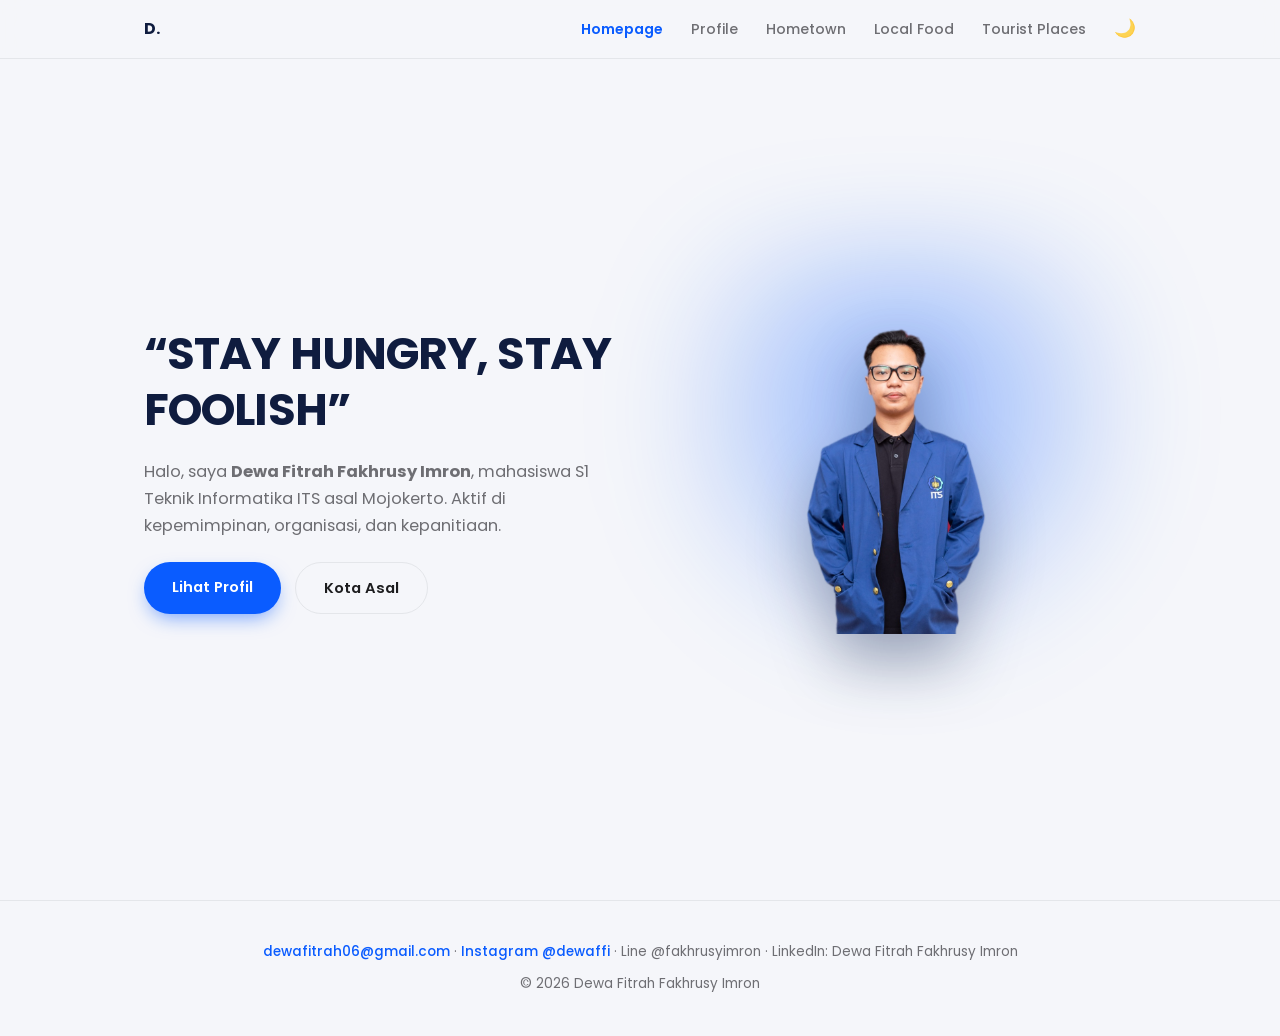
<file: index.html>
<!DOCTYPE html>
<html lang="id">
<head>
<meta charset="UTF-8">
<meta name="viewport" content="width=device-width, initial-scale=1">
<title>Homepage | Dewa Fitrah Fakhrusy Imron</title>
<link href="https://fonts.googleapis.com/css2?family=Poppins:wght@400;600;700;800&display=swap" rel="stylesheet">
<link rel="stylesheet" href="assets/style.css">
</head>
<body>
<nav>
  <div class="nav">
    <div class="logo">D.</div>
    <button id="menu">☰</button>
    <ul class="links" id="links">
      <li><a href="./" class="active">Homepage</a></li>
      <li><a href="profile/" class="">Profile</a></li>
      <li><a href="hometown/" class="">Hometown</a></li>
      <li><a href="food/" class="">Local Food</a></li>
      <li><a href="tourist/" class="">Tourist Places</a></li>
      <li><button id="theme">🌙</button></li>
    </ul>
  </div>
</nav>

<section id="home">
  <div class="hero-text">
    <div class="motto">“STAY HUNGRY, STAY FOOLISH”</div>
    <p>Halo, saya <b>Dewa Fitrah Fakhrusy Imron</b>, mahasiswa S1 Teknik Informatika ITS asal Mojokerto. Aktif di kepemimpinan, organisasi, dan kepanitiaan.</p>
    <div class="btns">
      <a class="btn" href="profile/">Lihat Profil</a>
      <a class="btn alt" href="hometown/">Kota Asal</a>
    </div>
  </div>
  <div class="photo">
    <div class="photo-frame">
      <img id="foto-utama" alt="Foto Dewa" src="assets/img/foto-diri.png">
    </div>
  </div>
</section>

<footer>
  <p class="contact">
    <a href="mailto:dewafitrah06@gmail.com">dewafitrah06@gmail.com</a> ·
    <a href="https://instagram.com/dewaffi" target="_blank">Instagram @dewaffi</a> ·
    <span>Line @fakhrusyimron</span> ·
    <span>LinkedIn: Dewa Fitrah Fakhrusy Imron</span> <!-- TODO: ganti dengan link profil LinkedIn -->
  </p>
  © 2026 Dewa Fitrah Fakhrusy Imron
</footer>
<script src="assets/script.js"></script>
</body>
</html>
</file>
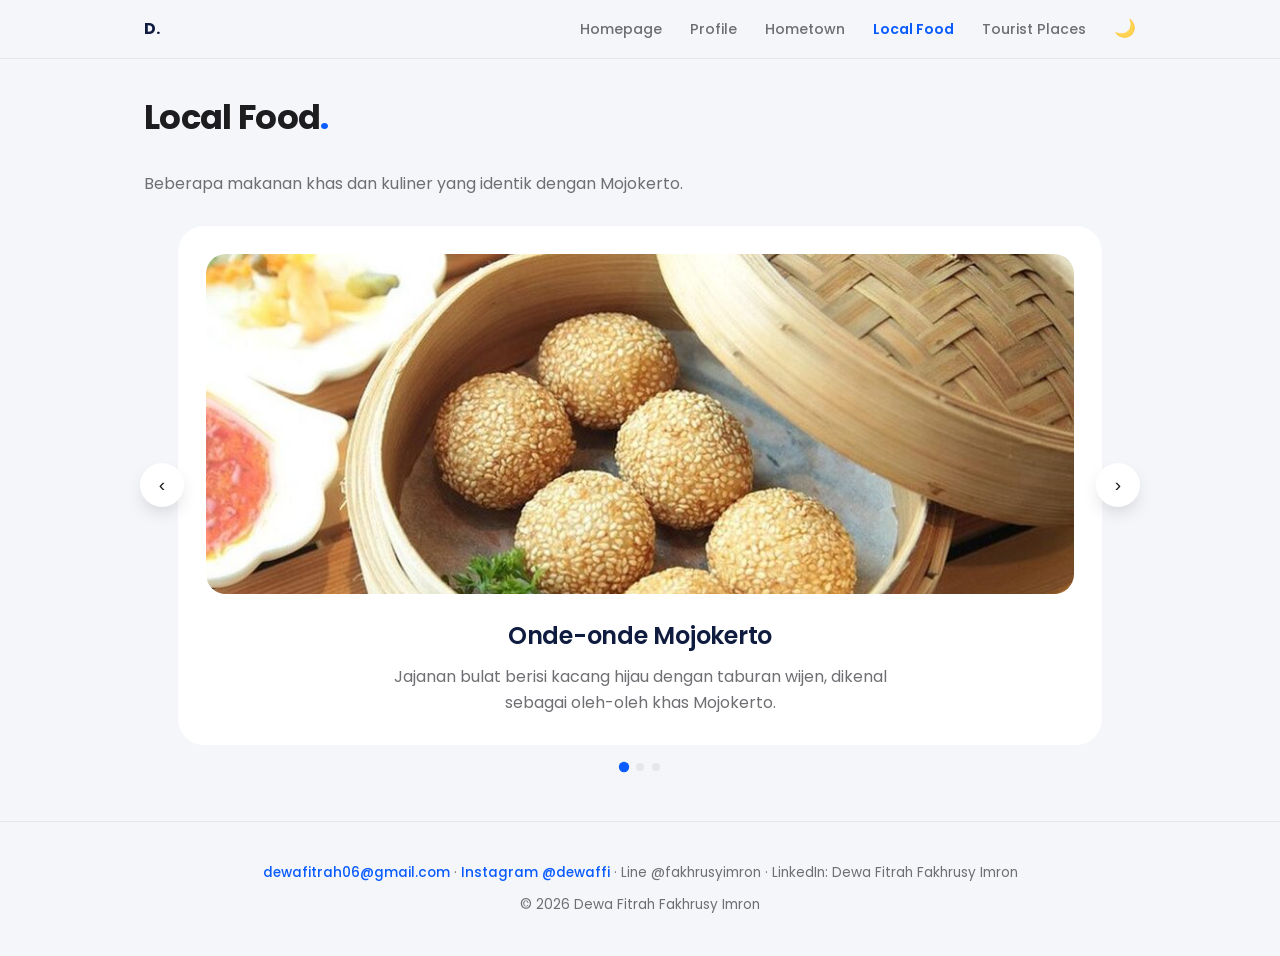
<file: food/index.html>
<!DOCTYPE html>
<html lang="id">
<head>
<meta charset="UTF-8">
<meta name="viewport" content="width=device-width, initial-scale=1">
<title>Local Food | Dewa Fitrah Fakhrusy Imron</title>
<link href="https://fonts.googleapis.com/css2?family=Poppins:wght@400;600;700;800&display=swap" rel="stylesheet">
<link rel="stylesheet" href="../assets/style.css">
</head>
<body>
<nav>
  <div class="nav">
    <div class="logo">D.</div>
    <button id="menu">☰</button>
    <ul class="links" id="links">
      <li><a href="../" class="">Homepage</a></li>
      <li><a href="../profile/" class="">Profile</a></li>
      <li><a href="../hometown/" class="">Hometown</a></li>
      <li><a href="../food/" class="active">Local Food</a></li>
      <li><a href="../tourist/" class="">Tourist Places</a></li>
      <li><button id="theme">🌙</button></li>
    </ul>
  </div>
</nav>

<section id="food">
  <h2>Local Food</h2>
  <p class="intro">Beberapa makanan khas dan kuliner yang identik dengan Mojokerto.</p>
  <div class="carousel">
    <button class="carousel-btn prev" aria-label="Sebelumnya">‹</button>
    <div class="carousel-track">
    <div class="card">
      <img src="../assets/img/onde-onde.jpg" alt="Onde-onde Mojokerto">
      <h3>Onde-onde Mojokerto</h3><p>Jajanan bulat berisi kacang hijau dengan taburan wijen, dikenal sebagai oleh-oleh khas Mojokerto.</p>
    </div>
    <div class="card">
      <img src="../assets/img/sambel-wader.jpg" alt="Sambel Wader">
      <h3>Sambel Wader</h3><p>Sambal khas dengan ikan wader goreng renyah, lauk populer di warung-warung Mojokerto.</p>
    </div>
    <div class="card">
      <img src="../assets/img/bubur-sruntul.jpg" alt="Bubur Sruntul">
      <h3>Bubur Sruntul</h3><p>Bubur manis berbahan tepung beras dengan bulatan kenyal, disiram kuah gula merah dan santan.</p>
    </div>
    </div>
    <button class="carousel-btn next" aria-label="Berikutnya">›</button>
  </div>
</section>

<footer>
  <p class="contact">
    <a href="mailto:dewafitrah06@gmail.com">dewafitrah06@gmail.com</a> ·
    <a href="https://instagram.com/dewaffi" target="_blank">Instagram @dewaffi</a> ·
    <span>Line @fakhrusyimron</span> ·
    <span>LinkedIn: Dewa Fitrah Fakhrusy Imron</span> <!-- TODO: ganti dengan link profil LinkedIn -->
  </p>
  © 2026 Dewa Fitrah Fakhrusy Imron
</footer>
<script src="../assets/script.js"></script>
</body>
</html>
</file>
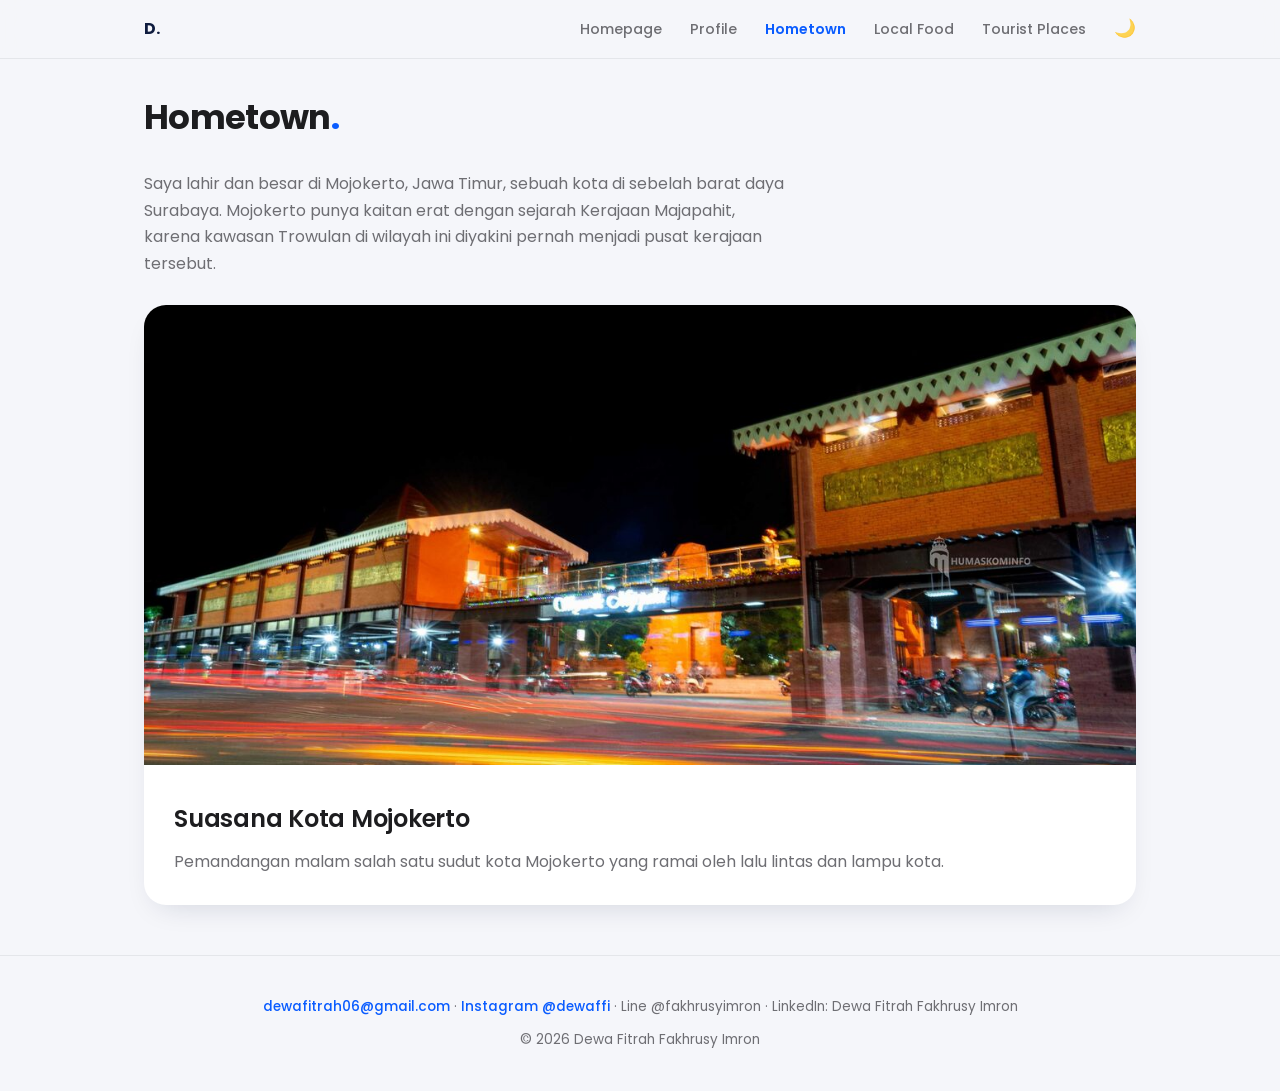
<file: hometown/index.html>
<!DOCTYPE html>
<html lang="id">
<head>
<meta charset="UTF-8">
<meta name="viewport" content="width=device-width, initial-scale=1">
<title>Hometown | Dewa Fitrah Fakhrusy Imron</title>
<link href="https://fonts.googleapis.com/css2?family=Poppins:wght@400;600;700;800&display=swap" rel="stylesheet">
<link rel="stylesheet" href="../assets/style.css">
</head>
<body>
<nav>
  <div class="nav">
    <div class="logo">D.</div>
    <button id="menu">☰</button>
    <ul class="links" id="links">
      <li><a href="../" class="">Homepage</a></li>
      <li><a href="../profile/" class="">Profile</a></li>
      <li><a href="../hometown/" class="active">Hometown</a></li>
      <li><a href="../food/" class="">Local Food</a></li>
      <li><a href="../tourist/" class="">Tourist Places</a></li>
      <li><button id="theme">🌙</button></li>
    </ul>
  </div>
</nav>

<section id="hometown">
  <h2>Hometown</h2>
  <p class="intro">Saya lahir dan besar di Mojokerto, Jawa Timur, sebuah kota di sebelah barat daya Surabaya. Mojokerto punya kaitan erat dengan sejarah Kerajaan Majapahit, karena kawasan Trowulan di wilayah ini diyakini pernah menjadi pusat kerajaan tersebut.</p>
  <div class="grid">
    <div class="card">
      <img src="../assets/img/foto-hometown.jpg" alt="Mojokerto">
      <h3>Suasana Kota Mojokerto</h3><p>Pemandangan malam salah satu sudut kota Mojokerto yang ramai oleh lalu lintas dan lampu kota.</p>
    </div>
  </div>
</section>

<footer>
  <p class="contact">
    <a href="mailto:dewafitrah06@gmail.com">dewafitrah06@gmail.com</a> ·
    <a href="https://instagram.com/dewaffi" target="_blank">Instagram @dewaffi</a> ·
    <span>Line @fakhrusyimron</span> ·
    <span>LinkedIn: Dewa Fitrah Fakhrusy Imron</span> <!-- TODO: ganti dengan link profil LinkedIn -->
  </p>
  © 2026 Dewa Fitrah Fakhrusy Imron
</footer>
<script src="../assets/script.js"></script>
</body>
</html>
</file>
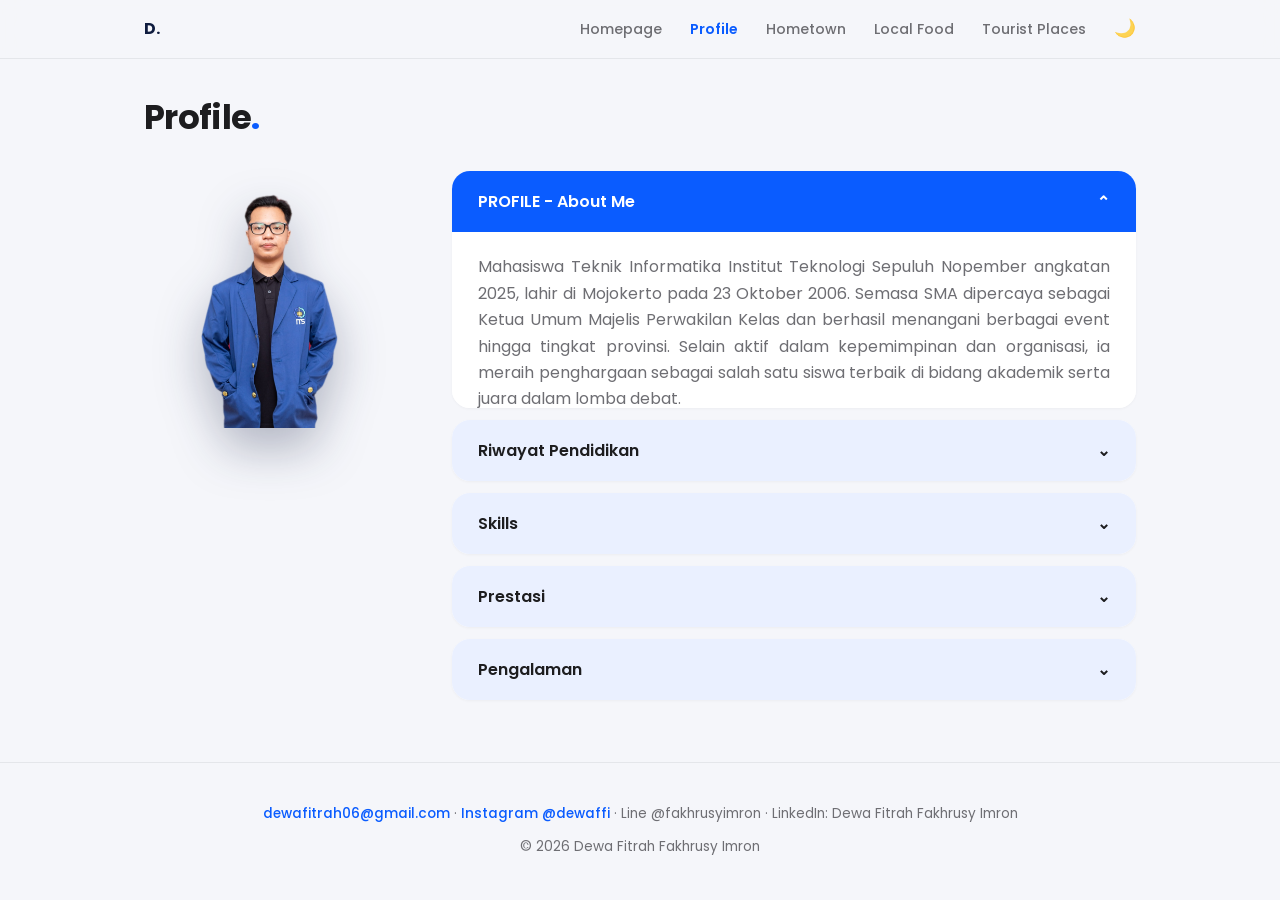
<file: profile/index.html>
<!DOCTYPE html>
<html lang="id">
<head>
<meta charset="UTF-8">
<meta name="viewport" content="width=device-width, initial-scale=1">
<title>Profile | Dewa Fitrah Fakhrusy Imron</title>
<link href="https://fonts.googleapis.com/css2?family=Poppins:wght@400;600;700;800&display=swap" rel="stylesheet">
<link rel="stylesheet" href="../assets/style.css">
</head>
<body>
<nav>
  <div class="nav">
    <div class="logo">D.</div>
    <button id="menu">☰</button>
    <ul class="links" id="links">
      <li><a href="../" class="">Homepage</a></li>
      <li><a href="../profile/" class="active">Profile</a></li>
      <li><a href="../hometown/" class="">Hometown</a></li>
      <li><a href="../food/" class="">Local Food</a></li>
      <li><a href="../tourist/" class="">Tourist Places</a></li>
      <li><button id="theme">🌙</button></li>
    </ul>
  </div>
</nav>

<section id="profile">
  <h2>Profile</h2>
  <div class="profile-wrap">
    <div class="photo">
      <img alt="Foto Dewa"
      src="../assets/img/foto-diri.png">
    </div>
    <div id="accordion">

    <div class="acc-item open">
      <button class="acc-btn">PROFILE - About Me <span>⌄</span></button>
      <div class="acc-panel"><div>
        Mahasiswa Teknik Informatika Institut Teknologi Sepuluh Nopember angkatan 2025, lahir di Mojokerto pada 23 Oktober 2006. Semasa SMA dipercaya sebagai Ketua Umum Majelis Perwakilan Kelas dan berhasil menangani berbagai event hingga tingkat provinsi. Selain aktif dalam kepemimpinan dan organisasi, ia meraih penghargaan sebagai salah satu siswa terbaik di bidang akademik serta juara dalam lomba debat.
      </div></div>
    </div>

    <div class="acc-item">
      <button class="acc-btn">Riwayat Pendidikan <span>⌄</span></button>
      <div class="acc-panel"><div>
        <ul>
          <li><strong>Institut Teknologi Sepuluh Nopember</strong> <span class="date">2025 – sekarang</span><br>S1 Teknik Informatika</li>
          <li><strong>SMA Negeri 1 Puri</strong> <span class="date">2022 – 2025</span><br>Nilai akhir 90,94; siswa terbaik ketiga angkatan 2022</li>
        </ul>
      </div></div>
    </div>

    <div class="acc-item">
      <button class="acc-btn">Skills <span>⌄</span></button>
      <div class="acc-panel"><div>
        <ul>
          <li><strong>Hard skill:</strong> Microsoft Word, Excel, PowerPoint; Bahasa Indonesia (aktif); Bahasa Inggris (menengah, TEFL 570)</li>
          <li><strong>Soft skill:</strong> Leadership, komunikasi efektif, problem solving, adaptif, kerja tim</li>
        </ul>
      </div></div>
    </div>

    <div class="acc-item">
      <button class="acc-btn">Prestasi <span>⌄</span></button>
      <div class="acc-panel"><div>
        <ul>
          <li><strong>Juara 2 OSN-K Informatika</strong> <span class="date">2023</span><br>Olimpiade Sains Nasional tingkat Kabupaten Mojokerto, jenjang SMA/MA (4–6 April 2023)</li>
          <li><strong>Best Speaker NSDC</strong> <span class="date">2024</span><br>National Schools Debating Championship tingkat Kabupaten Mojokerto</li>
        </ul>
      </div></div>
    </div>

    <div class="acc-item">
      <button class="acc-btn">Pengalaman <span>⌄</span></button>
      <div class="acc-panel"><div>
        <ul>
          <li><strong>Kepala Sub-Divisi Regional Event, INI LHO ITS! 2027</strong> <span class="date">Sep 2026 – sekarang</span><br>Bertanggung jawab atas seluruh kegiatan Sub-Divisi Regional Event di seluruh wilayah ITS, dari persiapan hingga pasca pelaksanaan</li>
          <li><strong>Staff Event, GERIGI x UKM Expo 2026</strong> <span class="date">Jul 2026 – sekarang</span><br>Mengoordinasikan parade tim riset dan menyusun protokol mitigasi cuaca</li>
          <li><strong>Staff National Logic Competition, SCHEMATICS 2026</strong> <span class="date">Mei 2026 – sekarang</span><br>Merancang field games interaktif dan memimpin technical execution di lapangan</li>
          <li><strong>Staff Secretarial, EliteXPesraf 2026</strong> <span class="date">Apr – Sep 2026</span><br>Mengelola dan memvalidasi data peserta serta menjadi penghubung komunikasi internal dan eksternal</li>
          <li><strong>Staff Event, INI LHO! ITS 2026</strong> <span class="date">Okt 2025 – Feb 2026</span><br>Mengoordinasikan forum-forum regional mahasiswa di sekitar kampus</li>
          <li><strong>Staff Magang National Logic Competition, SCHEMATICS 2025</strong> <span class="date">Nov 2025</span><br>Membantu persiapan acara dan koordinasi peserta</li>
          <li><strong>Ketua Umum Majelis Perwakilan Kelas</strong> <span class="date">Agu 2023 – Agu 2024</span><br>Memimpin MPK, menyalurkan aspirasi kelas, dan mengawasi OSIS</li>
          <li><strong>Ketua Divisi Voli, Amazing Competition of Castle 2024</strong> <span class="date">Des 2023 – Jan 2024</span><br>Mengoordinasikan lomba voli tingkat provinsi se-Jawa Timur</li>
          <li><strong>Ketua Pelaksana Pemilos 2023</strong> <span class="date">Agu 2023</span><br>Memimpin pemilihan Ketua OSIS, dari timeline hingga hari pemungutan suara</li>
          <li><strong>Wakil Ketua Umum Majelis Perwakilan Kelas</strong> <span class="date">Agu 2022 – Agu 2023</span><br>Membantu ketua menjalankan program kerja dan laporan bulanan MPK</li>
          <li><strong>Wakil Ketua Pelaksana OMJ 2022</strong> <span class="date">Okt 2022</span><br>Membantu merencanakan studi banding ke SMAN 3 Yogyakarta</li>
          <li><strong>Sekretaris II Pemilos 2022</strong> <span class="date">Agu 2022</span><br>Mengurus administrasi, notulen, surat-menyurat, dan arsip</li>
        </ul>
      </div></div>
    </div>

  </div>
  </div>
</section>

<footer>
  <p class="contact">
    <a href="mailto:dewafitrah06@gmail.com">dewafitrah06@gmail.com</a> ·
    <a href="https://instagram.com/dewaffi" target="_blank">Instagram @dewaffi</a> ·
    <span>Line @fakhrusyimron</span> ·
    <span>LinkedIn: Dewa Fitrah Fakhrusy Imron</span> <!-- TODO: ganti dengan link profil LinkedIn -->
  </p>
  © 2026 Dewa Fitrah Fakhrusy Imron
</footer>
<script src="../assets/script.js"></script>
</body>
</html>
</file>
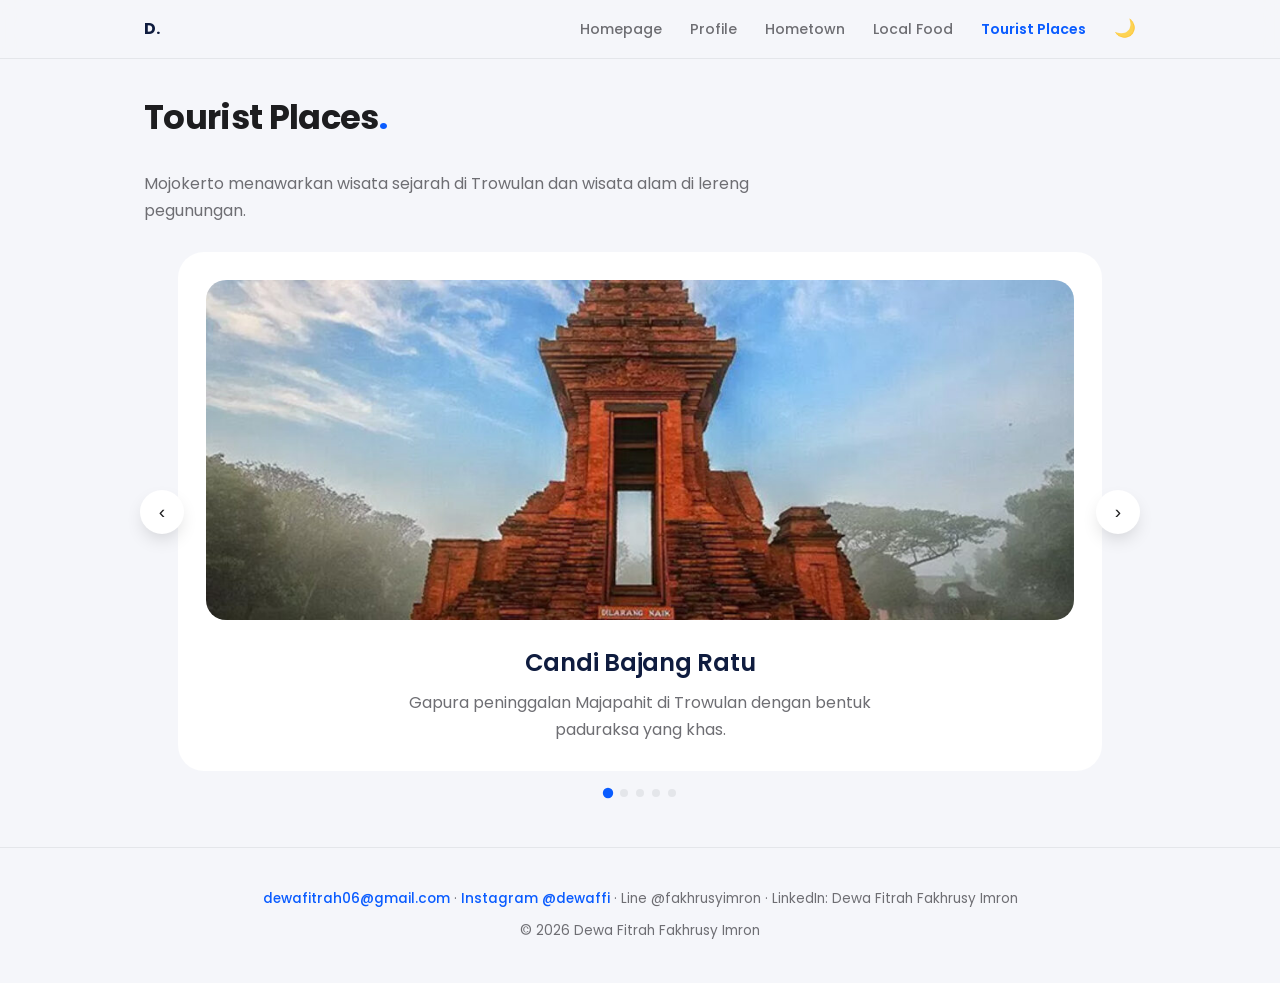
<file: tourist/index.html>
<!DOCTYPE html>
<html lang="id">
<head>
<meta charset="UTF-8">
<meta name="viewport" content="width=device-width, initial-scale=1">
<title>Tourist Places | Dewa Fitrah Fakhrusy Imron</title>
<link href="https://fonts.googleapis.com/css2?family=Poppins:wght@400;600;700;800&display=swap" rel="stylesheet">
<link rel="stylesheet" href="../assets/style.css">
</head>
<body>
<nav>
  <div class="nav">
    <div class="logo">D.</div>
    <button id="menu">☰</button>
    <ul class="links" id="links">
      <li><a href="../" class="">Homepage</a></li>
      <li><a href="../profile/" class="">Profile</a></li>
      <li><a href="../hometown/" class="">Hometown</a></li>
      <li><a href="../food/" class="">Local Food</a></li>
      <li><a href="../tourist/" class="active">Tourist Places</a></li>
      <li><button id="theme">🌙</button></li>
    </ul>
  </div>
</nav>

<section id="tourist">
  <h2>Tourist Places</h2>
  <p class="intro">Mojokerto menawarkan wisata sejarah di Trowulan dan wisata alam di lereng pegunungan.</p>
  <div class="carousel">
    <button class="carousel-btn prev" aria-label="Sebelumnya">‹</button>
    <div class="carousel-track">
    <div class="card">
      <img src="../assets/img/candi-bajang-ratu.jpg" alt="Candi Bajang Ratu">
      <h3>Candi Bajang Ratu</h3><p>Gapura peninggalan Majapahit di Trowulan dengan bentuk paduraksa yang khas.</p>
    </div>
    <div class="card">
      <img src="../assets/img/candi-tikus.jpg" alt="Candi Tikus">
      <h3>Candi Tikus</h3><p>Candi dengan petirtaan (kolam pemandian) peninggalan Majapahit di Trowulan.</p>
    </div>
    <div class="card">
      <img src="../assets/img/museum-trowulan.jpg" alt="Museum Trowulan">
      <h3>Museum Trowulan</h3><p>Museum yang menyimpan temuan arkeologi dari situs bekas pusat Majapahit.</p>
    </div>
    <div class="card">
      <img src="../assets/img/padusan-pacet.jpg" alt="Pacet">
      <h3>Padusan Pacet</h3><p>Kawasan pemandian air panas alami di kaki pegunungan Pacet, favorit untuk healing akhir pekan.</p>
    </div>
    <div class="card">
      <img src="../assets/img/gunung-penanggungan.jpg" alt="Gunung Penanggungan">
      <h3>Gunung Penanggungan</h3><p>Gunung dengan jalur pendakian dan banyak situs candi kuno di lerengnya.</p>
    </div>
    </div>
    <button class="carousel-btn next" aria-label="Berikutnya">›</button>
  </div>
</section>

<footer>
  <p class="contact">
    <a href="mailto:dewafitrah06@gmail.com">dewafitrah06@gmail.com</a> ·
    <a href="https://instagram.com/dewaffi" target="_blank">Instagram @dewaffi</a> ·
    <span>Line @fakhrusyimron</span> ·
    <span>LinkedIn: Dewa Fitrah Fakhrusy Imron</span> <!-- TODO: ganti dengan link profil LinkedIn -->
  </p>
  © 2026 Dewa Fitrah Fakhrusy Imron
</footer>
<script src="../assets/script.js"></script>
</body>
</html>
</file>
<file: assets/style.css>
:root{
  --bg:#f5f6fa;
  --text:#1d1d1f;
  --muted:#6e6e73;
  --card:#ffffff;
  --accent:#0a5cff;
  --navy:#0f1c3f;
  --soft:#eaf0ff;
  --line:#e4e6ea;
}
body.dark{
  --bg:#0b0c10;
  --text:#f5f5f7;
  --muted:#a1a1a6;
  --card:#18191d;
  --accent:#3b82ff;
  --navy:#0a1128;
  --soft:#182246;
  --line:#28292d;
}
*{box-sizing:border-box;margin:0;padding:0}
html{scroll-behavior:smooth;scroll-padding-top:74px}
body{font-family:'Poppins',sans-serif;background:var(--bg);color:var(--text);line-height:1.65;transition:background .3s,color .3s;-webkit-font-smoothing:antialiased}
section{max-width:1040px;margin:auto;padding:90px 24px 50px}
h2{font-size:2.1rem;font-weight:700;letter-spacing:-.02em;margin-bottom:26px;color:var(--text)}
h2::after{content:".";color:var(--accent)}

/* NAVBAR */
nav{position:fixed;top:0;width:100%;background:color-mix(in srgb, var(--bg) 85%, transparent);backdrop-filter:blur(14px);-webkit-backdrop-filter:blur(14px);z-index:10;border-bottom:1px solid var(--line)}
.nav{max-width:1040px;margin:auto;padding:16px 24px;display:flex;justify-content:space-between;align-items:center}
.logo{font-weight:700;letter-spacing:-.01em;color:var(--navy)}
body.dark .logo{color:#fff}
.links{display:flex;gap:28px;list-style:none;align-items:center}
.links a{text-decoration:none;color:var(--muted);font-size:.88rem;font-weight:500;transition:color .2s}
.links a:hover{color:var(--accent)}
.links a.active{color:var(--accent);font-weight:600}
#theme{background:none;border:none;font-size:1.1rem;cursor:pointer;opacity:.8}
#theme:hover{opacity:1}
#menu{display:none;background:none;border:none;font-size:1.4rem;color:var(--text);cursor:pointer}

/* HOME */
#home{display:flex;align-items:center;gap:56px;min-height:100vh}
.hero-text{flex:1}
.motto{font-size:clamp(1.7rem,4vw,2.8rem);font-weight:700;letter-spacing:-.02em;line-height:1.25;color:var(--navy)}
body.dark .motto{color:#fff}
.motto small{display:block;font-size:.95rem;font-weight:500;margin-top:10px;color:var(--muted);font-style:normal}
.hero-text p{margin:22px 0;color:var(--muted);font-size:1.02rem;max-width:480px}
.btn{display:inline-block;background:var(--accent);color:#fff;padding:13px 28px;border-radius:30px;text-decoration:none;font-weight:600;font-size:.92rem;transition:transform .2s,box-shadow .2s;box-shadow:0 8px 20px -6px color-mix(in srgb, var(--accent) 60%, transparent)}
.btn:hover{transform:translateY(-2px);box-shadow:0 12px 24px -6px color-mix(in srgb, var(--accent) 70%, transparent)}
.btn.alt{background:transparent;color:var(--text);border:1.5px solid var(--line);box-shadow:none}
.btn.alt:hover{border-color:var(--accent);color:var(--accent);transform:translateY(-2px);box-shadow:none}
.photo{flex:1;text-align:center}
.photo-frame{position:relative;display:inline-block;width:100%;max-width:340px}
.photo-frame img{width:100%;height:auto;display:block;position:relative;z-index:1;
  filter:drop-shadow(0 28px 30px rgba(15,28,63,.35))}
.photo-frame::before{content:'';position:absolute;inset:-18%;z-index:0;filter:blur(50px);
  background:radial-gradient(circle at 50% 38%, color-mix(in srgb, var(--accent) 45%, transparent) 0%, transparent 70%)}

/* ACCORDION */
.acc-item{margin-bottom:12px;border-radius:18px;overflow:hidden;background:var(--card);box-shadow:0 1px 3px rgba(0,0,0,.04)}
.acc-btn{width:100%;display:flex;justify-content:space-between;align-items:center;background:var(--soft);color:var(--text);border:none;padding:18px 26px;font:600 1rem 'Poppins',sans-serif;cursor:pointer;transition:background .2s}
.acc-item.open .acc-btn{background:var(--accent);color:#fff}
.acc-btn span{transition:transform .3s}
.acc-item.open .acc-btn span{transform:rotate(180deg)}
.acc-panel{max-height:0;overflow:hidden;transition:max-height .4s ease;background:var(--card)}
.acc-panel div{padding:22px 26px;color:var(--muted);text-align:justify}
.acc-panel ul{padding-left:0;margin-top:4px}
.acc-panel li{margin-bottom:12px;list-style:none;text-align:left}
.date{display:inline-block;font-size:.72rem;background:var(--soft);color:var(--accent);font-weight:600;padding:2px 10px;border-radius:10px;margin-left:6px}

/* KARTU (Hometown, Food, Tourist) */
.grid{display:grid;grid-template-columns:repeat(auto-fit,minmax(220px,1fr));gap:24px}
.card{background:var(--card);border-radius:22px;padding:18px;box-shadow:0 12px 30px -14px rgba(15,28,63,.18);transition:transform .25s,box-shadow .25s}
.card:hover{transform:translateY(-4px);box-shadow:0 20px 40px -16px rgba(15,28,63,.28)}
.card img{width:100%;height:150px;object-fit:cover;background:#ddd;border-radius:14px;margin-bottom:14px}
.card h3{font-size:1.05rem;font-weight:600;letter-spacing:-.01em}
.card p{font-size:.87rem;color:var(--muted);margin-top:4px}
.intro{color:var(--muted);margin-bottom:28px;max-width:640px}

/* Kartu tunggal Hometown dibuat lebih besar/menonjol */
#hometown .card{padding:0;overflow:hidden}
#hometown .card:hover{transform:none;box-shadow:0 12px 30px -14px rgba(15,28,63,.18)}
#hometown .card img{height:460px;border-radius:0;margin-bottom:0}
#hometown .card h3{font-size:1.5rem;padding:26px 30px 6px}
#hometown .card p{font-size:1rem;padding:0 30px 30px}
@media(max-width:600px){#hometown .card img{height:280px}}
footer{text-align:center;padding:40px 24px;color:var(--muted);font-size:.85rem;border-top:1px solid var(--line)}
.contact{margin-bottom:10px}
.contact a{color:var(--accent);text-decoration:none;font-weight:500}
.contact a:hover{text-decoration:underline}

/* Layout profil */
.btns{display:flex;gap:14px;flex-wrap:wrap}
.profile-wrap{display:flex;gap:48px;align-items:flex-start}
.profile-wrap .photo{flex:0 0 260px}
.profile-wrap .photo img{width:100%;height:auto;display:block;filter:drop-shadow(0 20px 24px rgba(15,28,63,.3))}
.profile-wrap #accordion{flex:1}

/* Carousel side-scroll (Local Food & Tourist Places) */
.carousel{position:relative;padding:0 34px}
.carousel-track{display:flex;overflow-x:auto;scroll-behavior:smooth;scroll-snap-type:x mandatory;-ms-overflow-style:none;scrollbar-width:none;border-radius:26px}
.carousel-track::-webkit-scrollbar{display:none}
.carousel-track .card{flex:0 0 100%;scroll-snap-align:start;padding:28px;text-align:center;box-shadow:none;border-radius:0}
.carousel-track .card img{height:340px;border-radius:20px}
.carousel-track .card h3{font-size:1.5rem;margin-bottom:8px;color:var(--navy)}
body.dark .carousel-track .card h3{color:#fff}
.carousel-track .card p{font-size:1rem;max-width:520px;margin:auto;color:var(--muted)}
.carousel-btn{position:absolute;top:50%;transform:translateY(-50%);width:44px;height:44px;border-radius:50%;border:none;background:var(--card);color:var(--text);font-size:1.2rem;cursor:pointer;z-index:2;display:flex;align-items:center;justify-content:center;box-shadow:0 8px 20px -6px rgba(0,0,0,.2)}
.carousel-btn:hover{background:var(--accent);color:#fff}
.carousel-btn.prev{left:-4px}
.carousel-btn.next{right:-4px}
.carousel-dots{display:flex;justify-content:center;gap:8px;margin-top:18px}
.carousel-dots button{width:8px;height:8px;border-radius:50%;border:none;background:var(--line);cursor:pointer;padding:0;transition:background .2s,transform .2s}
.carousel-dots button.active{background:var(--accent);transform:scale(1.3)}

@media(max-width:760px){
  #menu{display:block}
  .links{display:none;position:absolute;top:100%;left:0;width:100%;background:var(--bg);flex-direction:column;padding:18px 0;border-bottom:1px solid var(--line)}
  .links.show{display:flex}
  #home{flex-direction:column-reverse;text-align:center;padding-top:110px}
  .hero-text p{margin-left:auto;margin-right:auto}
  .btns{justify-content:center}
  .profile-wrap{flex-direction:column}
  .profile-wrap .photo{flex:none}
}
@media(max-width:600px){
  .carousel-btn{width:36px;height:36px;font-size:1.05rem}
  .carousel-track .card img{height:220px}
  .carousel-track .card h3{font-size:1.2rem}
  .photo-frame{max-width:260px}
}
</file>
